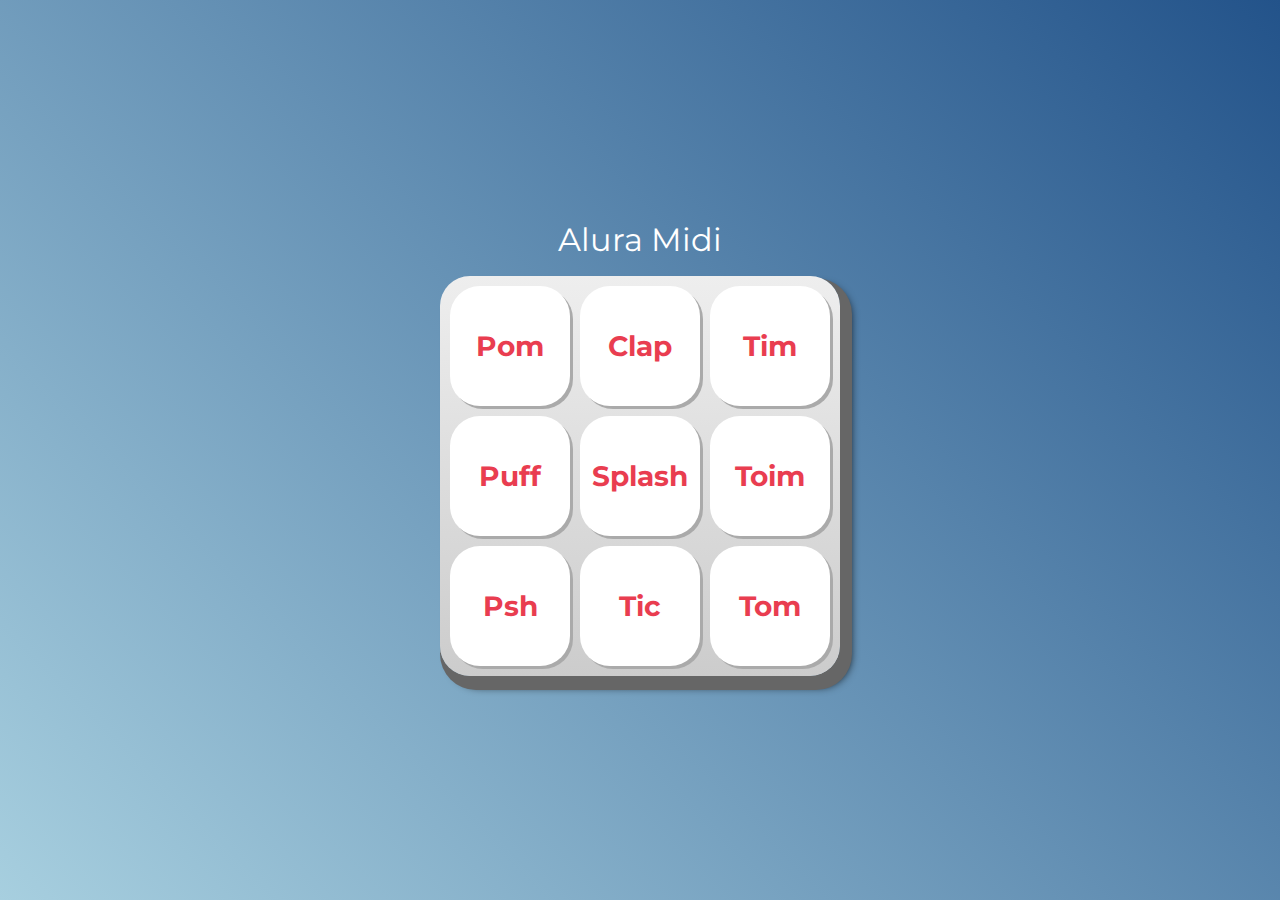
<file: index.html>
<!DOCTYPE html>
<html lang="pt-BR">
<head>
    <meta charset="UTF-8">
    <meta http-equiv="X-UA-Compatible" content="IE=edge">
    <meta name="viewport" content="width=device-width, initial-scale=1.0">

    <title>Alura MIDI</title>

    <link rel="preconnect" href="https://fonts.googleapis.com">
    <link rel="preconnect" href="https://fonts.gstatic.com" crossorigin>
    <link href="https://fonts.googleapis.com/css2?family=Montserrat:wght@500;600&display=swap" rel="stylesheet">

    <link rel="icon" type="image/png" href="images/bateria.png">
    <link rel="stylesheet" href="css/reset.css">
    <link rel="stylesheet" href="css/estilos.css">
    

</head>
<body>

    <h1>Alura Midi</h1>

    <section class="teclado">
        <button class="tecla tecla_pom">Pom</button>
        <button class="tecla tecla_clap">Clap</button>
        <button class="tecla tecla_tim">Tim</button>

        <button class="tecla tecla_puff">Puff</button>
        <button class="tecla tecla_splash">Splash</button>
        <button class="tecla tecla_toim">Toim</button>

        <button class="tecla tecla_psh">Psh</button>
        <button class="tecla tecla_tic">Tic</button>
        <button class="tecla tecla_tom">Tom</button>
    </section>

    <audio src="sounds/keyq.wav" id="som_tecla_pom"></audio>
    <audio src="sounds/keyw.wav" id="som_tecla_clap"></audio>
    <audio src="sounds/keye.wav" id="som_tecla_tim"></audio>
    <audio src="sounds/keya.wav" id="som_tecla_puff"></audio>
    <audio src="sounds/keys.wav" id="som_tecla_splash"></audio>
    <audio src="sounds/keyd.wav" id="som_tecla_toim"></audio>
    <audio src="sounds/keyz.wav" id="som_tecla_psh"></audio>
    <audio src="sounds/keyx.wav" id="som_tecla_tic"></audio>
    <audio src="sounds/keyc.wav" id="som_tecla_tom"></audio>

    <script src="main.js"></script>
</body>
</html>
</file>
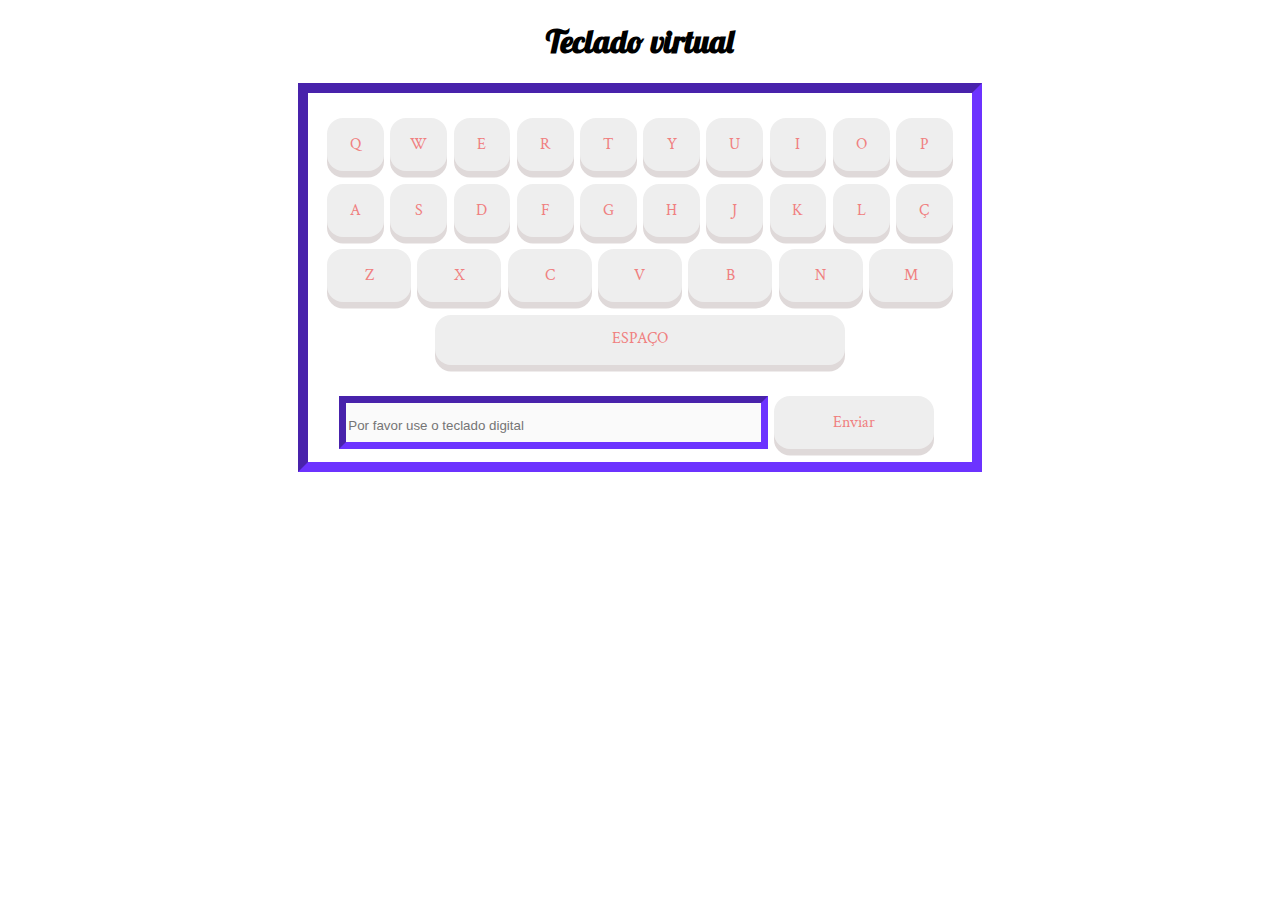
<file: teclado-virtual/index.html>
<!DOCTYPE html>
<html lang="pt-BR">
<head>
    <meta charset="UTF-8">
    <meta name="viewport" content="width=device-width, initial-scale=1.0">
    <title>Teclado virtual</title>
    <link rel="stylesheet" href="estilo.css">
    <link rel="preconnect" href="https://fonts.googleapis.com">
    <link rel="preconnect" href="https://fonts.gstatic.com" crossorigin>
    <link href="https://fonts.googleapis.com/css2?family=Lobster&display=swap" rel="stylesheet">
    <link rel="preconnect" href="https://fonts.googleapis.com">
    <link rel="preconnect" href="https://fonts.gstatic.com" crossorigin>
    <link href="https://fonts.googleapis.com/css2?family=Crimson+Text:ital@1&display=swap" rel="stylesheet">
</head>
<body>
    <h1> Teclado virtual </h1>

    <section class="teclado">
        <div class="firstLine ">
            <button type="button" value="Q">Q</button>
            <button type="button" value="W">W</button>
            <button type="button" value="E">E</button>
            <button type="button" value="R">R</button>
            <button type="button" value="T">T</button>
            <button type="button" value="Y">Y</button>
            <button type="button" value="U">U</button>
            <button type="button" value="I">I</button>
            <button type="button" value="O">O</button>
            <button type="button" value="P">P</button>
        </div>
        <div class="secondLine">
            <button type="button" value="A">A</button>
            <button type="button" value="S">S</button>
            <button type="button" value="D">D</button>
            <button type="button" value="F">F</button>
            <button type="button" value="G">G</button>
            <button type="button" value="H">H</button>
            <button type="button" value="J">J</button>
            <button type="button" value="K">K</button>
            <button type="button" value="L">L</button>
            <button type="button" value="Ç">Ç</button>
        </div>
        <div class="threeLine">
            <button type="button" value="Z">Z</button>
            <button type="button" value="X">X</button>
            <button type="button" value="C">C</button>
            <button type="button" value="V">V</button>
            <button type="button" value="B">B</button>
            <button type="button" value="N">N</button>
            <button type="button" value="M">M</button>
        </div>
        <div class="space">
            <button type="button" value=" "> ESPAÇO </button>
        </div>
        <div class="input">
            <input type="tel" placeholder="Por favor use o teclado digital" disabled="">
            <button type="button" value="Enviar"> Enviar </button>
        </div>
    </section>


    <script src="main.js"></script>
</body>
</html>
</file>
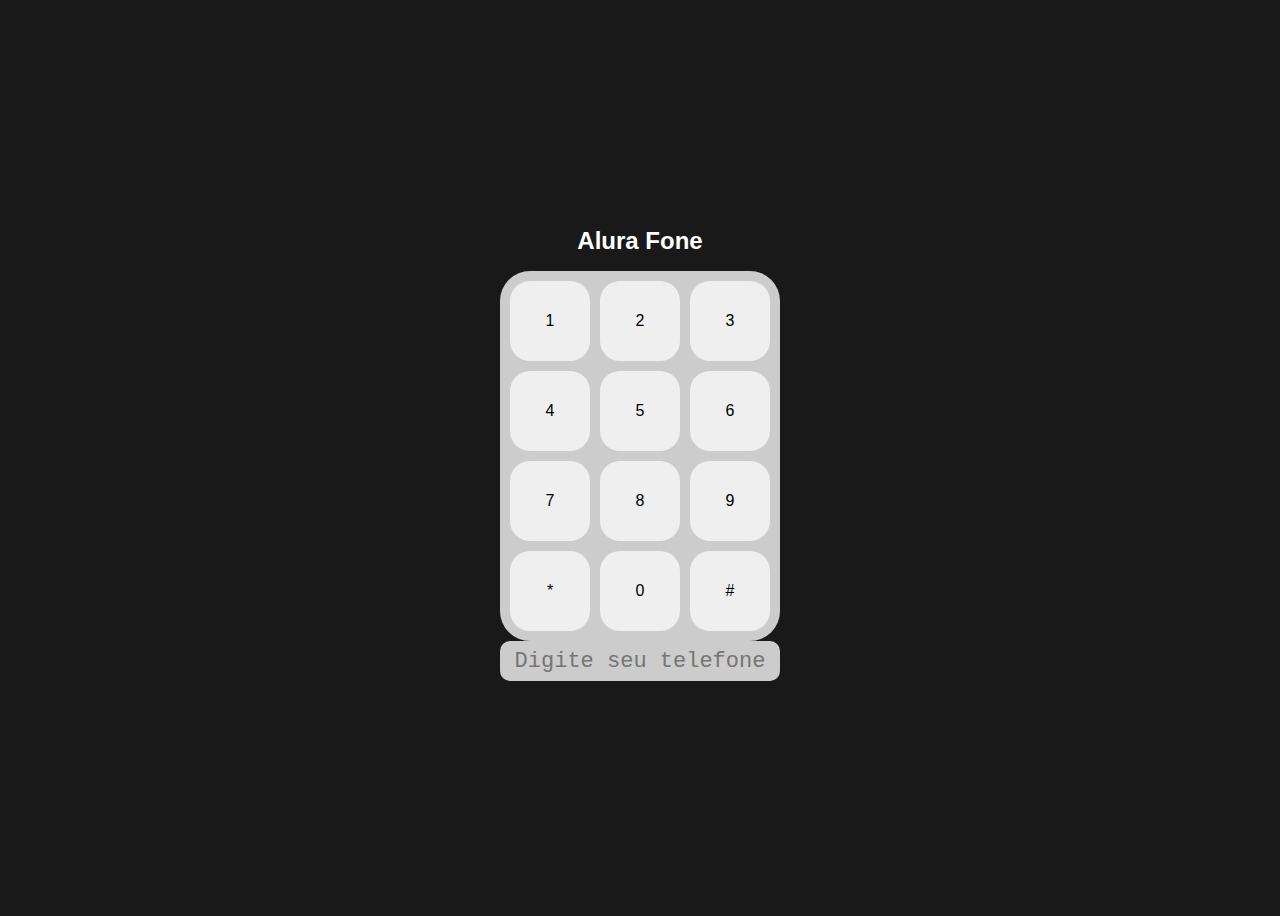
<file: desafio01/desafio.html>
<head>
    <link rel="stylesheet" href="desafio-estilo.css">
    
</head>

<body>
<h1> Alura Fone </h1>
 <section class="teclado">
    <input type="button" value="1">
    <input type="button" value="2">
    <input type="button" value="3">
    <input type="button" value="4">
    <input type="button" value="5">
    <input type="button" value="6">
    <input type="button" value="7">
    <input type="button" value="8">
    <input type="button" value="9">
    <input type="button" value="*">
    <input type="button" value="0">
    <input type="button" value="#">
  </section>
  <input type="tel" placeholder="Digite seu telefone">
  <script src="desafio.js"></script>
</body>
</file>
<file: css/estilos.css>
:root {
  --cinza: #aaa;
  --vermelha: #e93d50;
  --vermelha-escura: #af303f;
  --branca: #fff;
  --luz: rgb(229, 255, 0);
}

body {
  align-items: center;
  background: linear-gradient(45deg, #a7cfdf 0%,#23538a 100%);
  display: flex;
  justify-content: center;
  flex-direction: column;
  font-family: 'Montserrat', sans-serif;
  min-height: 100vh;
}

h1 {
  color: var(--branca);
  margin-bottom: 20px;
  font-size: 2rem;
}

.teclado {
  background: linear-gradient(to bottom, #eeeeee 0%,#cccccc 100%);
  box-shadow: 6px 8px 0 6px #666, 10px 10px 10px #000;
  border-radius: 30px;
  display: grid;
  gap: 10px;
  grid-template-columns: repeat(3, 1fr);
  padding: 10px;
}

.tecla {
  background-color: var(--branca);
  border-radius: 30px;
  box-shadow: 3px 3px 0 var(--cinza);
  color: var(--vermelha);
  cursor: pointer;
  height: 120px;
  font-size: 1.75em;
  font-weight: bold;
  line-height: 120px;
  text-align: center;
  width: 120px;
}

.tecla.ativa,
.tecla:active {
  background-color: var(--vermelha);
  border: 4px solid  var(--vermelha);
  box-shadow: 3px 3px 0 var(--vermelha-escura) inset;
  color: var(--branca);
  outline: none;
}

.tecla.focus,
.tecla:focus {
  outline: none;
  box-shadow: 1px 1px 10px var(--luz);
}

.tecla.active:focus,
.tecla:active:focus {
  box-shadow: 3px 3px 0 var(--vermelha-escura) inset, 1px 1px 10px var(--luz);
}
</file>
<file: teclado-virtual/estilo.css>
h1{
    display: flex;
    justify-content: center;
    font-family: 'Lobster', cursive;
}

.teclado{
    border: 10px inset #6C33FF;
    margin-left: auto;
    margin-right: auto;
    width: 50%;
    padding: 1% 1.5% 1% 1%;
}

.firstLine, .secondLine, .threeLine, .space, .input{
    display: flex;
    justify-content: center;
    padding-top: 2%;

}

.space button{
    padding-top: 2%;
    width: 65%;
}

button{
    margin-left: 1%;
    background-color: #eee;
    border: none;
    padding: 1rem;
    font-size: 1rem;
    width: 10em;
    border-radius: 1rem;
    color: lightcoral;
    box-shadow: 0 0.4rem #dfd9d9;
    cursor: pointer;
    font-family: 'Crimson Text', serif;
}

button:active {
    color: white;
    box-shadow: 0 0.2rem #dfd9d9;
    transform: translateY(0.2rem);
}

button:hover:not(:disabled) {
    background: lightcoral;
    color: white;
    text-shadow: 0 0.1rem #bcb4b4;
}

button:disabled {
    cursor: auto;
    color: grey;
}

.input{
    padding-top: 5%;
}

.input input{
    width: 65%;
    padding-top: 1%;
    color: rgb(0, 0, 0);
    border: 7px inset #6C33FF
}
</file>
<file: desafio01/desafio-estilo.css>
* {
  box-sizing: border-box;
/*   margin: 0;
  padding: 0; */
}

body {
  display: flex;
  justify-content: center;
  align-items: center;
  flex-direction: column;

  background-color: #191919;
  min-height: 100vh;
}

input {
  border: none;
  color: inherit;
  font-size: inherit;
  font-weight: inherit;
  font-family: inherit;
}

h1 {
  font-family: 'Montserrat', sans-serif;
  font-size: 24px;
  color: #fff;
}

.teclado {
  display: grid;
  grid-template-columns: repeat(3, 1fr);
  gap: 10px; 

  background-color: #cccccc;
  border-radius: 30px;

  padding: 10px;
}

input[type=button] {
  border-radius: 20px;
  cursor: pointer;
  font-family: 'Montserrat', sans-serif;
  height: 80px;
  width: 80px;
}

input[type=tel] {
  background-color: #cccccc;
  border-radius: 10px;
  font-family: monospace;
  font-size: 22px;
  height: 40px;
  margin-bottom: 24px;
  padding: 10px;
  text-align: center;
  width: 280px;
}

.ativa {
  background-color: yellow;
}
</file>
